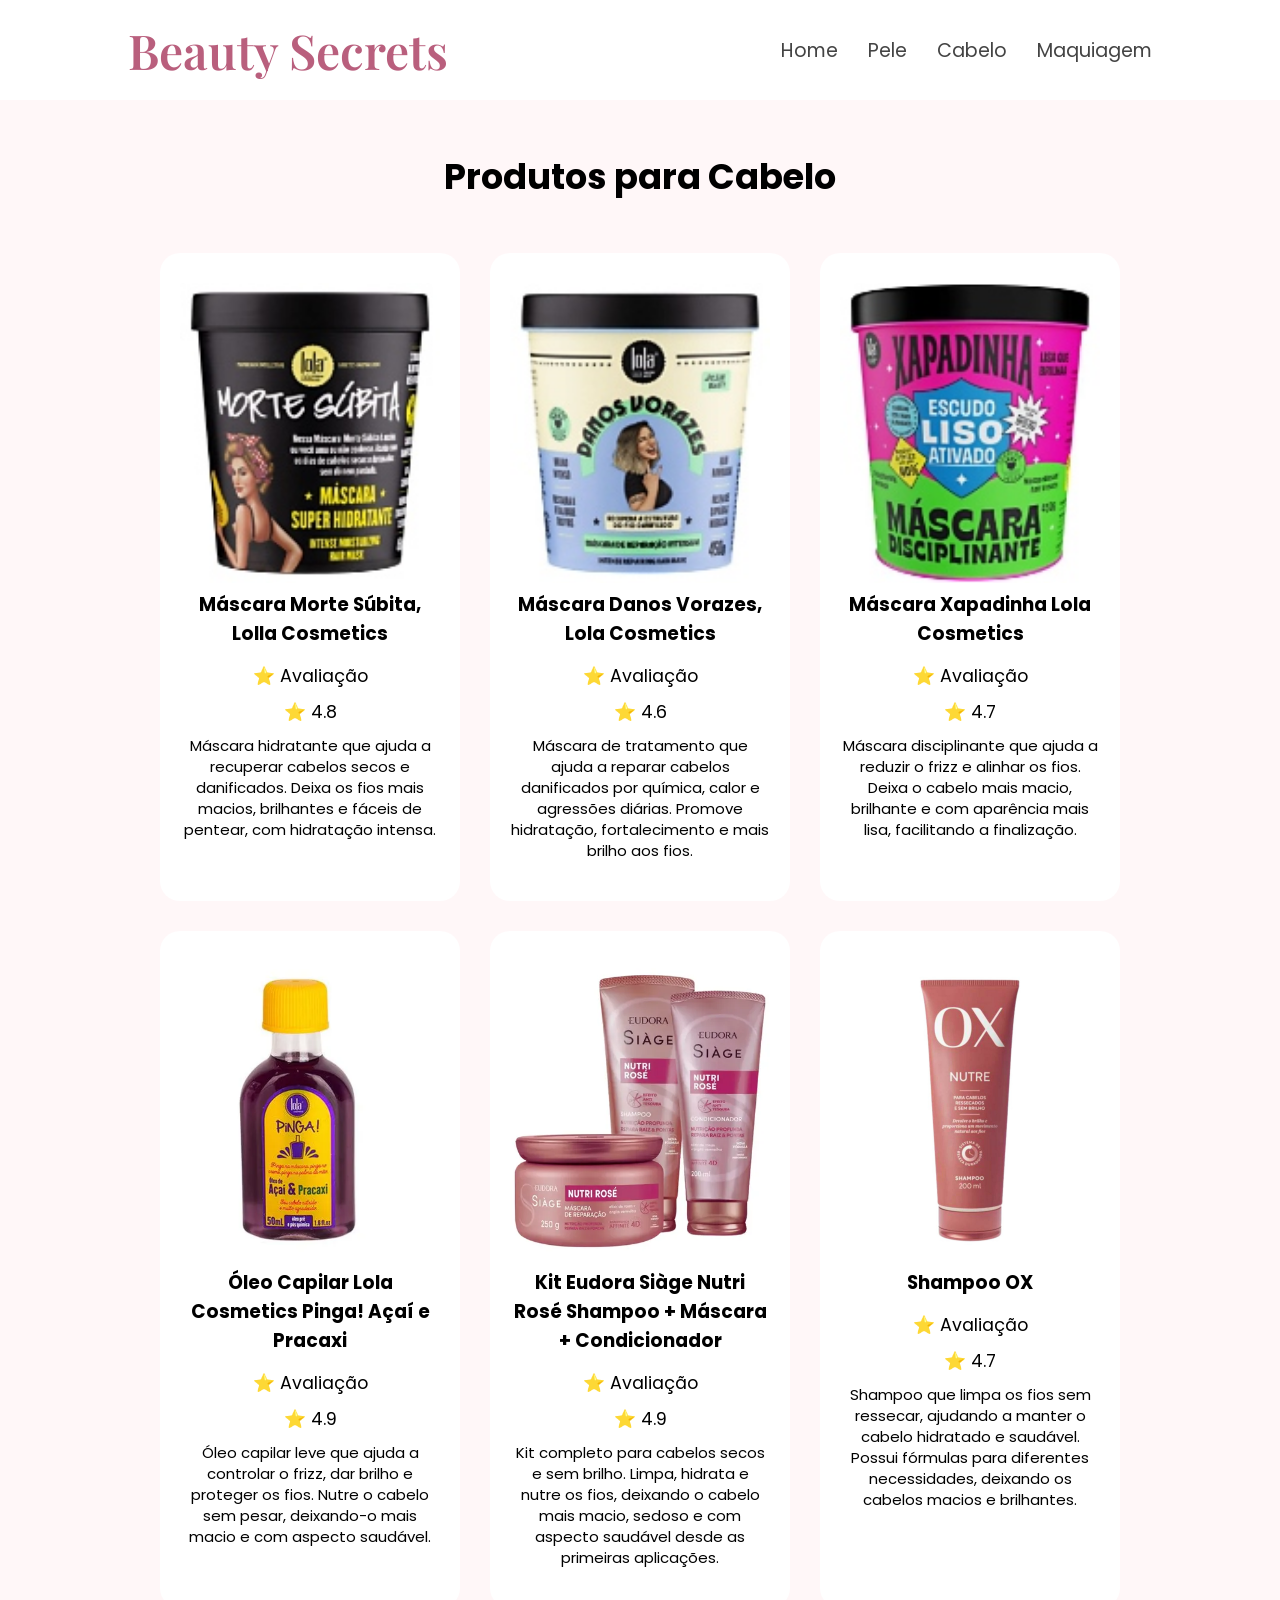
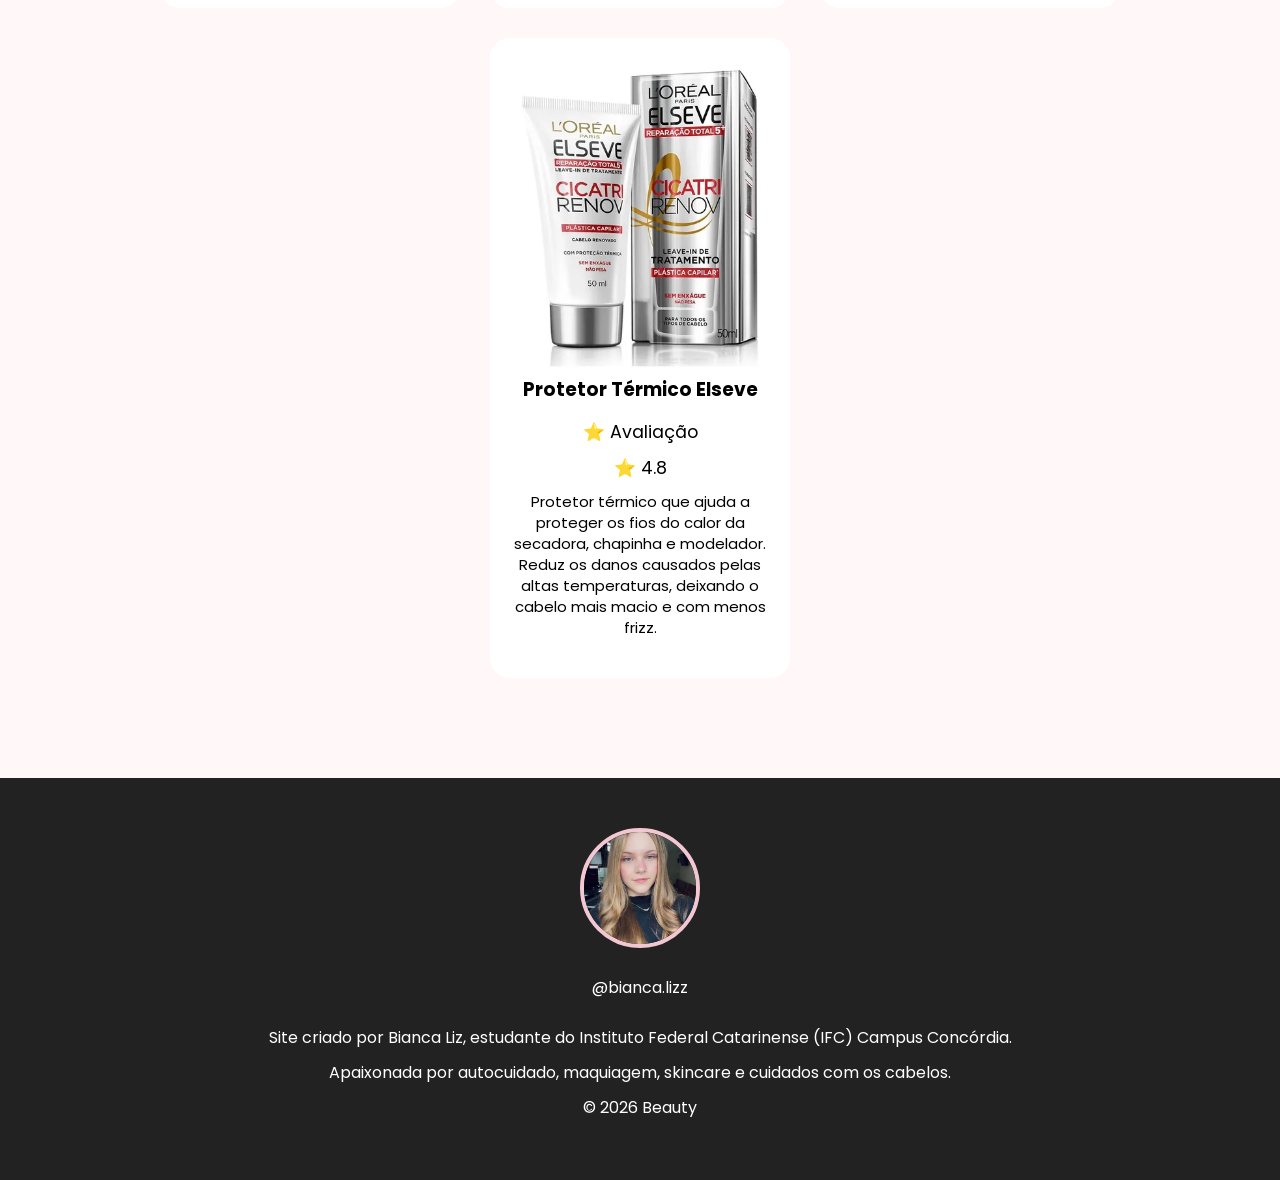
<file: cabelo.html>
<!DOCTYPE html>
<html lang="pt-BR">

<head>
    <meta charset="UTF-8">
    <meta name="viewport" content="width=device-width, initial-scale=1.0">

    <title>Cabelo - Beauty</title>

    <link rel="stylesheet" href="css/style-categorias.css">

    <link href="https://fonts.googleapis.com/css2?family=Playfair+Display:wght@600&family=Poppins:wght@300;400;500&display=swap" rel="stylesheet">
</head>

<body>

<header>

    <h1>Beauty Secrets</h1>

    <nav>
        <a href="index.html">Home</a>
        <a href="pele.html">Pele</a>
        <a href="cabelo.html">Cabelo</a>
        <a href="maquiagem.html">Maquiagem</a>
    </nav>

</header>

<h2 class="titulo">
    Produtos para Cabelo
</h2>

<section class="produtos">

    <div class="produto"> 
    <img src="img/lolla.jpg" alt="Máscara Morte Súbita Lola Cosmetics"> 
    <h3> Máscara Morte Súbita, Lolla Cosmetics </h3> 
    <p>⭐ Avaliação</p> 
    <p>⭐ 4.8</p> 
    <p class="descricao">Máscara hidratante que ajuda a recuperar cabelos secos e danificados. Deixa os fios mais macios, brilhantes e fáceis de pentear, com hidratação intensa.</p> 
</div>

 <div class="produto"> 
    <img src="img/danos.jpg" alt="Danos Vorazes Máscara de Tratamento"> 
    <h3>Máscara Danos Vorazes, Lola Cosmetics</h3> 
    <p>⭐ Avaliação</p> 
    <p>⭐ 4.6</p> 
    <p class="descricao">Máscara de tratamento que ajuda a reparar cabelos danificados por química, calor e agressões diárias. Promove hidratação, fortalecimento e mais brilho aos fios.</p> 
</div>

<div class="produto"> 
    <img src="img/xapa.jpg" alt="Máscara Xapadinha Lola Cosmetics"> 
    <h3>Máscara Xapadinha Lola Cosmetics</h3> 
    <p>⭐ Avaliação</p> 
    <p>⭐ 4.7</p> 
    <p class="descricao">Máscara disciplinante que ajuda a reduzir o frizz e alinhar os fios. Deixa o cabelo mais macio, brilhante e com aparência mais lisa, facilitando a finalização.</p> 
</div>

<div class="produto"> 
    <img src="img/oleo.webp" alt="Óleo Capilar Pinga Açaí e Pracaxi Lola Cosmetics"> 
    <h3>Óleo Capilar Lola Cosmetics Pinga! Açaí e Pracaxi </h3> 
    <p>⭐ Avaliação</p> 
    <p>⭐ 4.9</p> 
    <p class="descricao">Óleo capilar leve que ajuda a controlar o frizz, dar brilho e proteger os fios. Nutre o cabelo sem pesar, deixando-o mais macio e com aspecto saudável.</p> 
</div>

<div class="produto"> 
    <img src="img/kit.webp" alt="Kit Eudora Siàge Nutri Rosé"> 
    <h3>Kit Eudora Siàge Nutri Rosé Shampoo + Máscara + Condicionador</h3> 
    <p>⭐ Avaliação</p> 
    <p>⭐ 4.9</p> 
    <p class="descricao">Kit completo para cabelos secos e sem brilho. Limpa, hidrata e nutre os fios, deixando o cabelo mais macio, sedoso e com aspecto saudável desde as primeiras aplicações.</p> 
</div>

<div class="produto"> 
    <img src="img/ox.jpg" alt="Shampoo OX"> 
    <h3>Shampoo OX</h3> 
    <p>⭐ Avaliação</p> 
    <p>⭐ 4.7</p> 
    <p class="descricao">Shampoo que limpa os fios sem ressecar, ajudando a manter o cabelo hidratado e saudável. Possui fórmulas para diferentes necessidades, deixando os cabelos macios e brilhantes.</p> 
</div>

<div class="produto"> 
    <img src="img/protetor.webp" alt="Protetor Térmico Elseve"> 
    <h3>Protetor Térmico Elseve</h3> 
    <p>⭐ Avaliação</p> 
    <p>⭐ 4.8</p> 
    <p class="descricao">Protetor térmico que ajuda a proteger os fios do calor da secadora, chapinha e modelador. Reduz os danos causados pelas altas temperaturas, deixando o cabelo mais macio e com menos frizz.</p> 
</div>

</section>

<footer>

    <div class="foto-perfil">
        <img src="img/bianca.jpeg" alt="Bianca Liz">
    </div>



    <p>
        @bianca.lizz <br> <br>
        Site criado por Bianca Liz,
        estudante do Instituto Federal Catarinense (IFC) Campus Concórdia.
    </p>
    
    <p>
        Apaixonada por autocuidado,
        maquiagem, skincare e cuidados com os cabelos.
    </p>

    <p>© 2026 Beauty</p>

</footer>

<script src="js/script.js"></script>

</body>
</html>
</file>
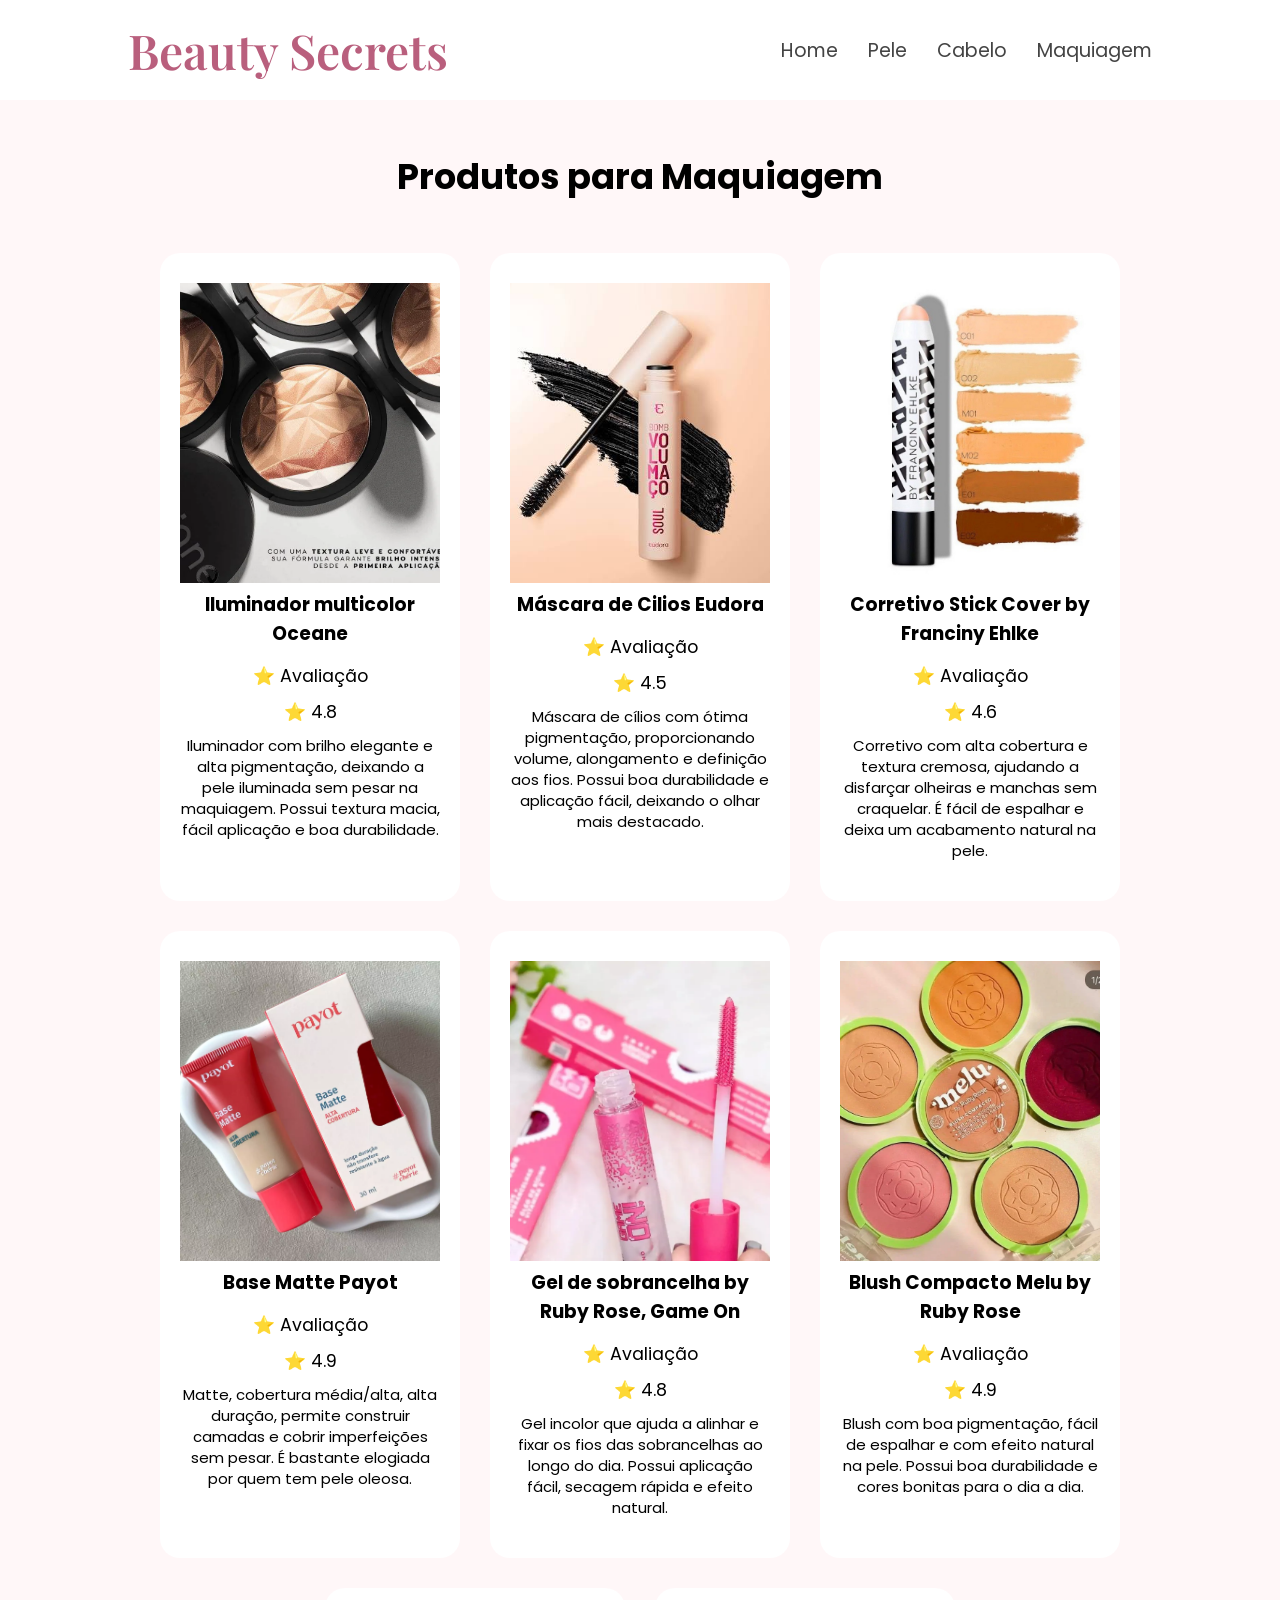
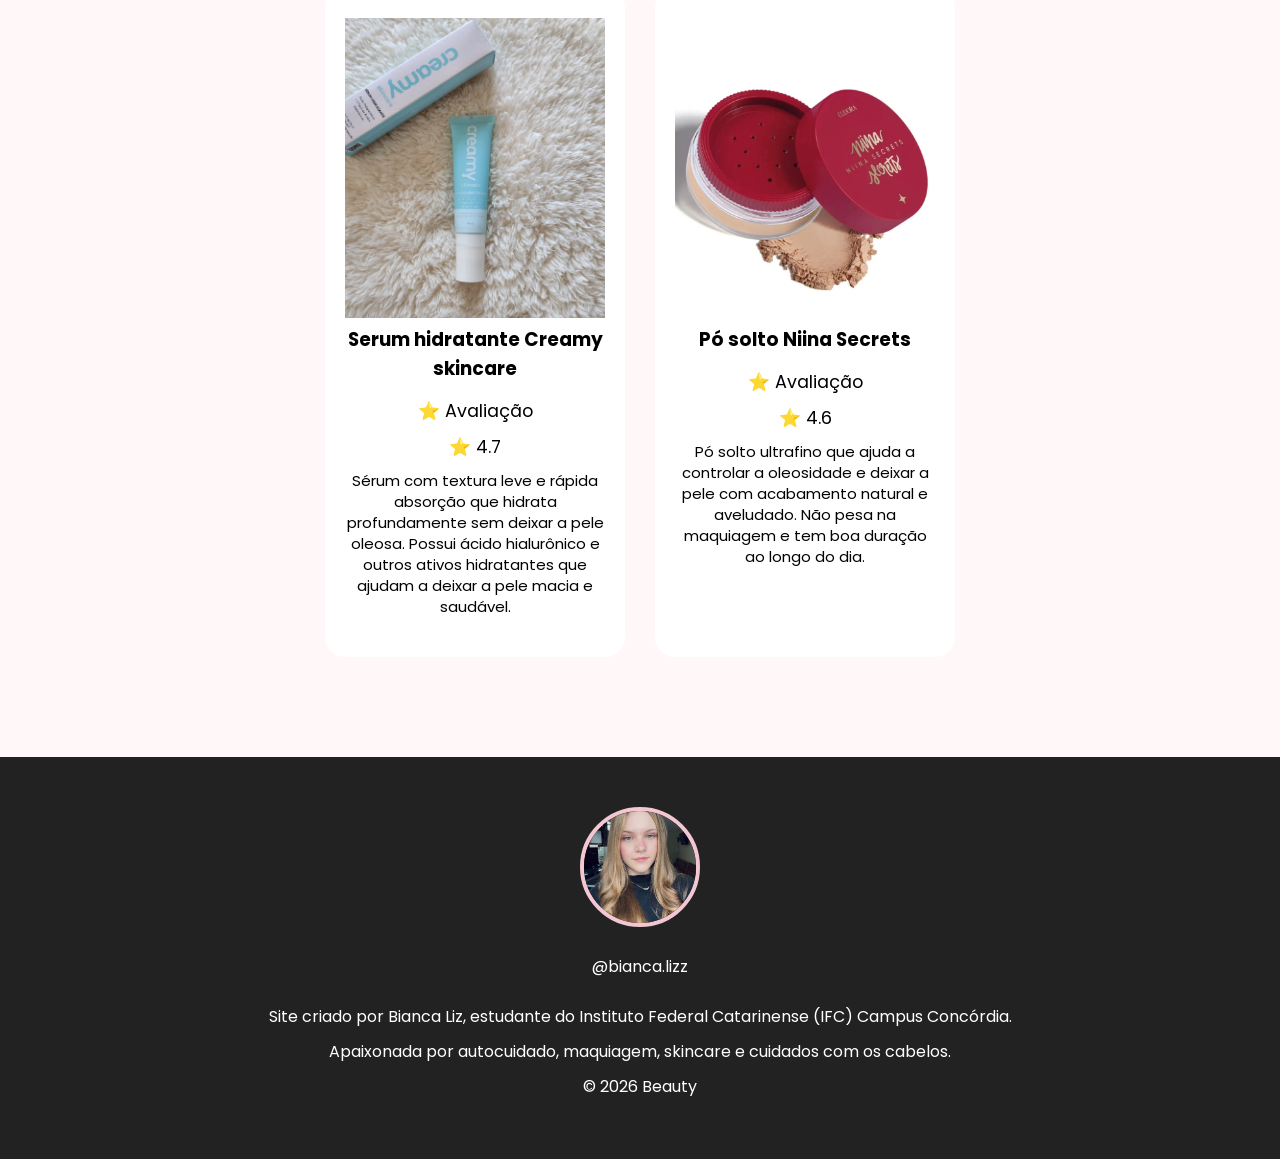
<file: maquiagem.html>
<!DOCTYPE html>
<html lang="pt-BR">

<head>
    <meta charset="UTF-8">
    <meta name="viewport" content="width=device-width, initial-scale=1.0">

    <title>Cabelo - Beauty</title>

    <link rel="stylesheet" href="css/style-categorias.css">

    <link href="https://fonts.googleapis.com/css2?family=Playfair+Display:wght@600&family=Poppins:wght@300;400;500&display=swap" rel="stylesheet">
</head>

<body>

<header>

    <h1>Beauty Secrets</h1>

    <nav>
        <a href="index.html">Home</a>
        <a href="pele.html">Pele</a>
        <a href="cabelo.html">Cabelo</a>
        <a href="maquiagem.html">Maquiagem</a>
    </nav>

</header>

<h2 class="titulo">
    Produtos para Maquiagem
</h2>

<section class="produtos">

    <div class="produto">
        <img src="img/ilu.webp" alt="Shampoo">
        <h3>Iluminador multicolor Oceane</h3>
        <p>⭐ Avaliação</p>
        <p>⭐ 4.8</p>
        <p class="descricao">Iluminador com brilho elegante e alta pigmentação, deixando a pele iluminada sem pesar na maquiagem. Possui textura macia, fácil aplicação e boa durabilidade.</p>
    </div>

    <div class="produto">
        <img src="img/rimel.jpg" alt="Máscara Capilar">
        <h3>Máscara de Cilios Eudora</h3>
        <p>⭐ Avaliação</p>
        <p>⭐ 4.5</p>
        <p class="descricao">Máscara de cílios com ótima pigmentação, proporcionando volume, alongamento e definição aos fios. Possui boa durabilidade e aplicação fácil, deixando o olhar mais destacado.</p>
        
    </div>

    <div class="produto">
        <img src="img/corretivo.jpg" alt="Óleo Capilar">
        <h3>Corretivo Stick Cover by Franciny Ehlke</h3>
        <p>⭐ Avaliação</p>
        <p>⭐ 4.6</p>
        <p class="descricao">Corretivo com alta cobertura e textura cremosa, ajudando a disfarçar olheiras e manchas sem craquelar. É fácil de espalhar e deixa um acabamento natural na pele.</p>
      
    </div>

    <div class="produto ">
        <img src="img/basepayot.webp" alt="Base Matte">
        <h3>Base Matte Payot</h3>
        <p>⭐ Avaliação</p>
        <p>⭐ 4.9 </p>
        <p class="descricao">Matte, cobertura média/alta, alta duração, permite construir camadas e cobrir imperfeições sem pesar. É bastante elogiada por quem tem pele oleosa.</p>
        
    </div>

    <div class="produto ">
        <img src="img/gel.webp" alt="Gel de sobrancelha">
        <h3>Gel de sobrancelha by Ruby Rose, Game On</h3>
        <p>⭐ Avaliação</p>
        <p>⭐ 4.8 </p>
        <p class="descricao">Gel incolor que ajuda a alinhar e fixar os fios das sobrancelhas ao longo do dia. Possui aplicação fácil, secagem rápida e efeito natural.</p>
    </div>

    <div class="produto">
        <img src="img/melu.webp" alt="Gel de sobrancelha">
        <h3>Blush Compacto Melu by Ruby Rose</h3>
        <p>⭐ Avaliação</p>
        <p>⭐ 4.9 </p>
        <p class="descricao">Blush com boa pigmentação, fácil de espalhar e com efeito natural na pele. Possui boa durabilidade e cores bonitas para o dia a dia.</p>
    </div>

   <div class="produto">
        <img src="img/serum.webp" alt="Serum Hidratante">
        <h3>Serum hidratante Creamy skincare</h3>
        <p>⭐ Avaliação</p>
        <p>⭐ 4.7 </p>
        <p class="descricao">Sérum com textura leve e rápida absorção que hidrata profundamente sem deixar a pele oleosa. Possui ácido hialurônico e outros ativos hidratantes que ajudam a deixar a pele macia e saudável.</p>
    </div>


    <div class="produto ">
        <img src="img/po.webp" alt="Pó solto">
        <h3>Pó solto Niina Secrets</h3>
        <p>⭐ Avaliação</p>
        <p>⭐ 4.6 </p>
        <p class="descricao">Pó solto ultrafino que ajuda a controlar a oleosidade e deixar a pele com acabamento natural e aveludado. Não pesa na maquiagem e tem boa duração ao longo do dia.</p>

    </div>

</section>

<footer>

    <div class="foto-perfil">
        <img src="img/bianca.jpeg" alt="Bianca Liz">
    </div>



    <p>
        @bianca.lizz <br> <br>
        Site criado por Bianca Liz,
        estudante do Instituto Federal Catarinense (IFC) Campus Concórdia.
    </p>

    <p>
        Apaixonada por autocuidado,
        maquiagem, skincare e cuidados com os cabelos.
    </p>

    <p>© 2026 Beauty</p>

</footer>

<script src="js/script.js"></script>

</body>
</html>
</file>
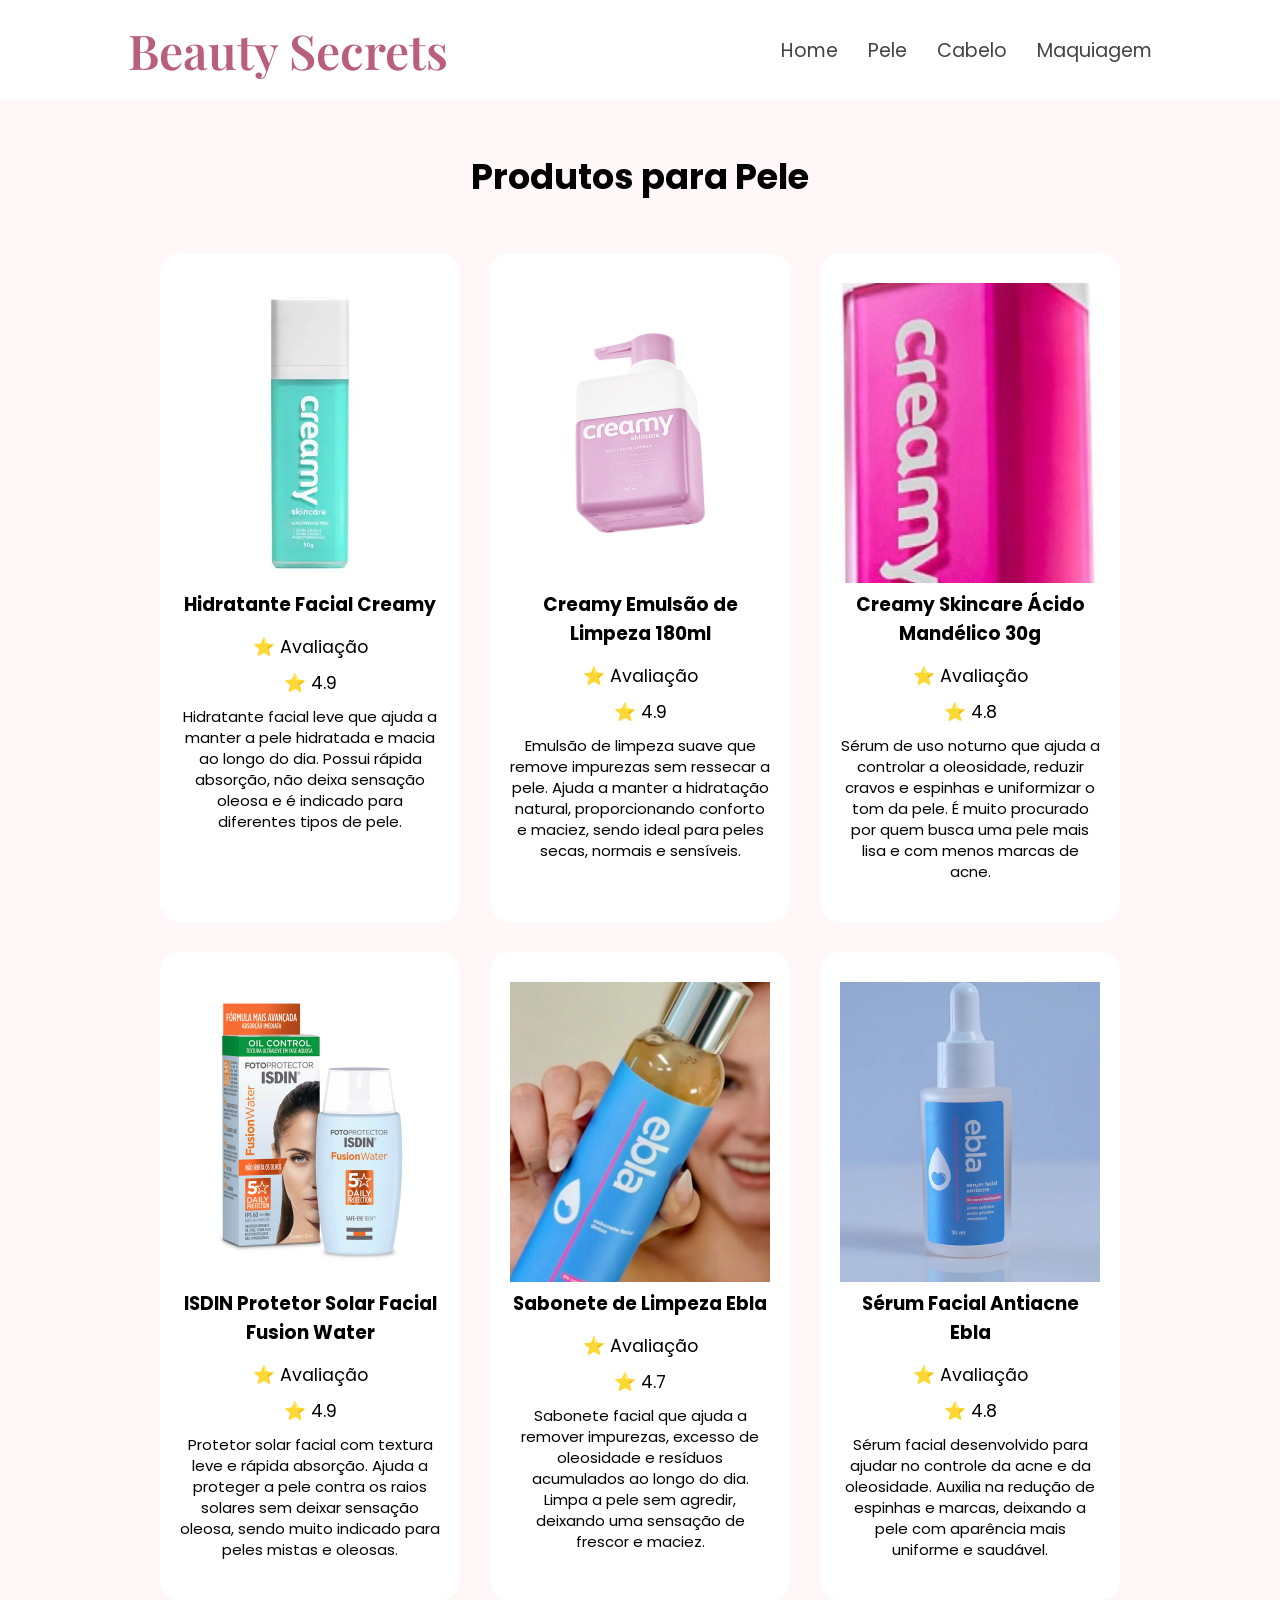
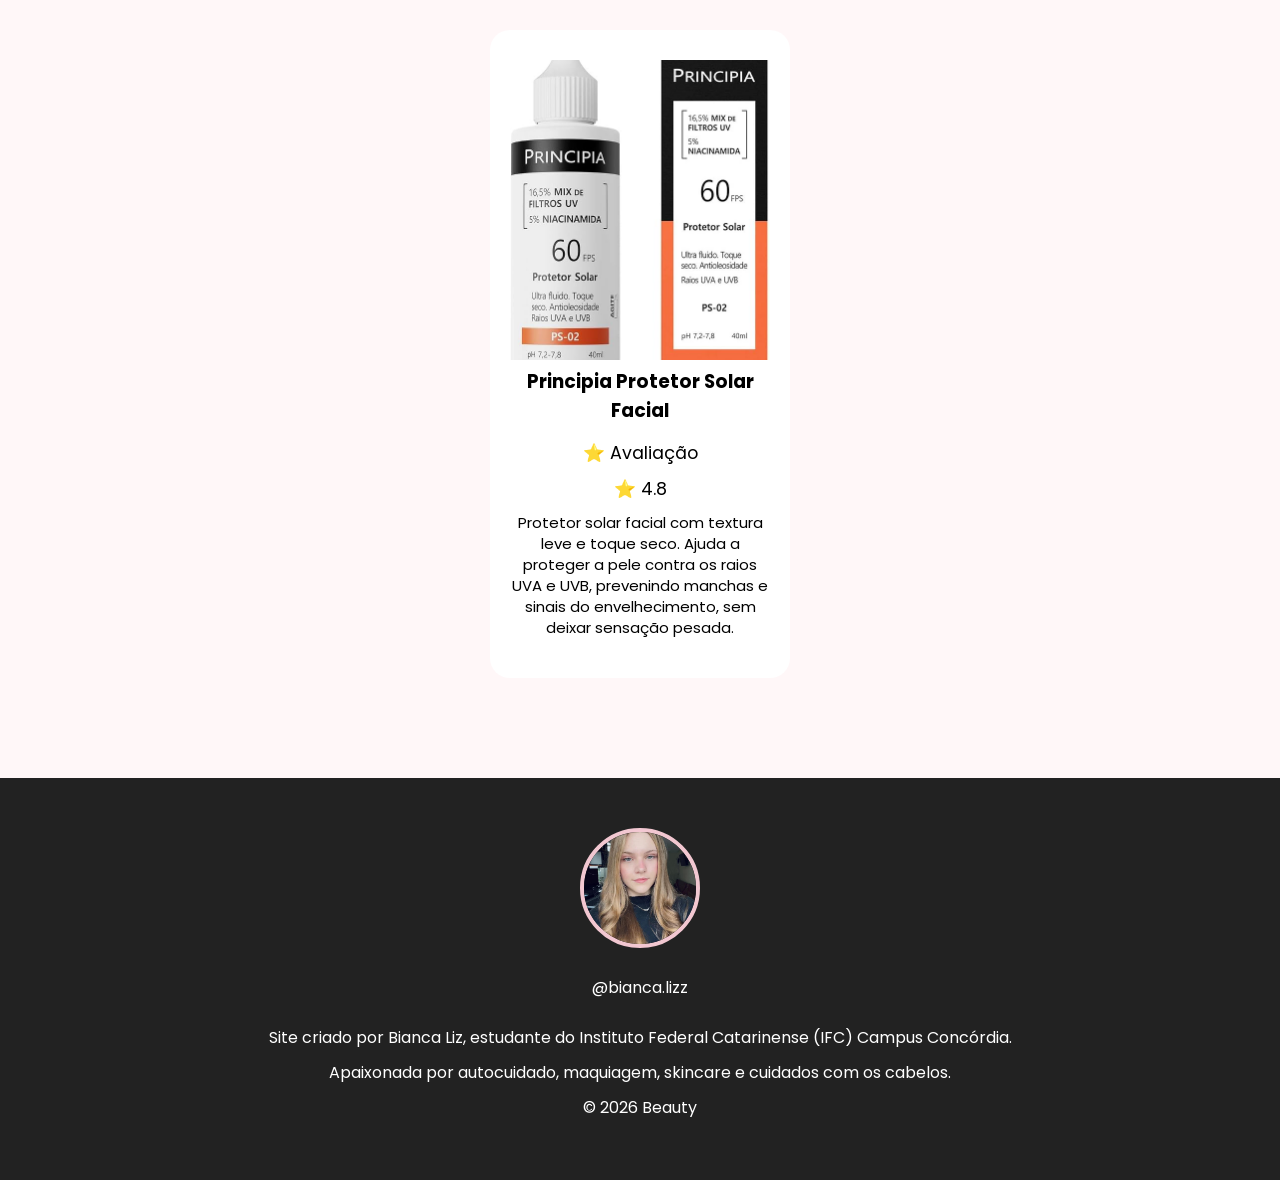
<file: pele.html>
<!DOCTYPE html>
<html lang="pt-BR">

<head>
    <meta charset="UTF-8">
    <meta name="viewport" content="width=device-width, initial-scale=1.0">

    <title>Pele - Beauty</title>

    <link rel="stylesheet" href="css/style-categorias.css">

    <link href="https://fonts.googleapis.com/css2?family=Playfair+Display:wght@600&family=Poppins:wght@300;400;500&display=swap" rel="stylesheet">
</head>

<body>

<header>

    <h1>Beauty Secrets</h1>

    <nav>
        <a href="index.html">Home</a>
        <a href="pele.html">Pele</a>
        <a href="cabelo.html">Cabelo</a>
        <a href="maquiagem.html">Maquiagem</a>
    </nav>

</header>

<h2 class="titulo">
    Produtos para Pele
</h2>

<section class="produtos">

   <div class="produto"> 
        <img src="img/hidra.webp" alt="Hidratante Facial Creamy"> 
        <h3>Hidratante Facial Creamy</h3> 
        <p>⭐ Avaliação</p> 
        <p>⭐ 4.9</p> 
        <p class="descricao">Hidratante facial leve que ajuda a manter a pele hidratada e macia ao longo do dia. Possui rápida absorção, não deixa sensação oleosa e é indicado para diferentes tipos de pele.</p> 
    </div>

    <div class="produto"> 
        <img src="img/emu.png" alt="Emulsão de Limpeza Creamy"> 
        <h3>Creamy Emulsão de Limpeza 180ml</h3> 
        <p>⭐ Avaliação</p> 
        <p>⭐ 4.9</p> 
        <p class="descricao">Emulsão de limpeza suave que remove impurezas sem ressecar a pele. Ajuda a manter a hidratação natural, proporcionando conforto e maciez, sendo ideal para peles secas, normais e sensíveis.</p> 
    </div>

    <div class="produto"> 
        <img src="img/acido.jpg" alt="Ácido Mandélico Creamy"> 
        <h3>Creamy Skincare Ácido Mandélico 30g</h3> 
        <p>⭐ Avaliação</p> 
        <p>⭐ 4.8</p> 
        <p class="descricao">Sérum de uso noturno que ajuda a controlar a oleosidade, reduzir cravos e espinhas e uniformizar o tom da pele. É muito procurado por quem busca uma pele mais lisa e com menos marcas de acne.</p> 
    </div>

    <div class="produto"> 
        <img src="img/sol.jpg" alt="Protetor Solar Facial ISDIN Fusion Water"> 
        <h3>ISDIN Protetor Solar Facial Fusion Water</h3> 
        <p>⭐ Avaliação</p> 
        <p>⭐ 4.9</p> 
        <p class="descricao">Protetor solar facial com textura leve e rápida absorção. Ajuda a proteger a pele contra os raios solares sem deixar sensação oleosa, sendo muito indicado para peles mistas e oleosas.</p> 
    </div>

    <div class="produto"> 
        <img src="img/eblafci.webp" alt="Sabonete de Limpeza Ebla"> 
        <h3>Sabonete de Limpeza Ebla</h3> 
        <p>⭐ Avaliação</p> 
        <p>⭐ 4.7</p> 
        <p class="descricao">Sabonete facial que ajuda a remover impurezas, excesso de oleosidade e resíduos acumulados ao longo do dia. Limpa a pele sem agredir, deixando uma sensação de frescor e maciez.</p> 
    </div>

    <div class="produto"> 
        <img src="img/serumebla.webp" alt="Sérum Facial Antiacne Ebla"> 
        <h3>Sérum Facial Antiacne Ebla</h3> 
        <p>⭐ Avaliação</p> 
        <p>⭐ 4.8</p> 
        <p class="descricao">Sérum facial desenvolvido para ajudar no controle da acne e da oleosidade. Auxilia na redução de espinhas e marcas, deixando a pele com aparência mais uniforme e saudável.</p> 
    </div>

    <div class="produto"> 
        <img src="img/principia.jpg" alt="Protetor Solar Facial Principia"> 
        <h3>Principia Protetor Solar Facial</h3> 
        <p>⭐ Avaliação</p> 
        <p>⭐ 4.8</p> 
        <p class="descricao">Protetor solar facial com textura leve e toque seco. Ajuda a proteger a pele contra os raios UVA e UVB, prevenindo manchas e sinais do envelhecimento, sem deixar sensação pesada.</p> 
    </div>

</section>

<footer>

    <div class="foto-perfil">
        <img src="img/bianca.jpeg" alt="Bianca Liz">
    </div>

    

    <p>
        @bianca.lizz <br> <br>
        Site criado por Bianca Liz,
        estudante do Instituto Federal Catarinense (IFC) Campus Concórdia.
    </p>

    <p>
        Apaixonada por autocuidado,
        maquiagem, skincare e cuidados com os cabelos.
    </p>

    <p>© 2026 Beauty</p>

</footer>

<script src="js/script.js"></script>

</body>
</html>
</file>
<file: css/style-categorias.css>
*{
    margin:0;
    padding:0;
    box-sizing:border-box;
}

body{
    font-family:'Poppins', sans-serif;
    background:#fff7f8;
}

header{
    background:white;
    height:100px;
    padding:0 10%;
    display:flex;
    justify-content:space-between;
    align-items:center;
}

header h1{
    font-family:'Playfair Display', serif;
    color:#b95f7d;
    font-size:3rem;
    font-weight:600;
    margin:0;
}

nav{
    display:flex;
    gap:30px;
}

nav a{
    text-decoration:none;
    color:#444;
    font-size:1.2rem;
}

.titulo{
    text-align:center;
    padding:50px 20px;
    font-size:2.2rem;
}

.produtos{
    display:flex;
    justify-content:center;
    gap:30px;
    flex-wrap:wrap;
    padding:0 30px 50px;
}

.produto{
    width:300px;
    background:white;
    border-radius:20px;
    padding:30px 20px;
    text-align:center;
    transition:0.3s;
}

.produto:hover{
    transform:translateY(-5px);
}

.produto h3{
    margin-bottom:15px;
}

.produto p{
    margin:10px 0;
    font-size:1.1rem;
}

.produto img{
    width:100%;
    height:300px;
    object-fit:cover;
}

.adicionar{
    border:2px dashed #d9c7ff;
}

footer{
    background:#222;
    color:white;
    text-align:center;
    padding:50px;
    margin-top:50px;
}

footer h3{
    margin-bottom:15px;
}

footer p{
    margin:10px 0;
}

.foto-perfil{
    margin-bottom:20px;
}

.foto-perfil img{
    width:120px;
    height:120px;
    border-radius:50%;
    object-fit:cover;
    border:4px solid #f2c7d1;
}

.descricao{
    font-size:15px !important;
    line-height:1.4;
}
</file>
